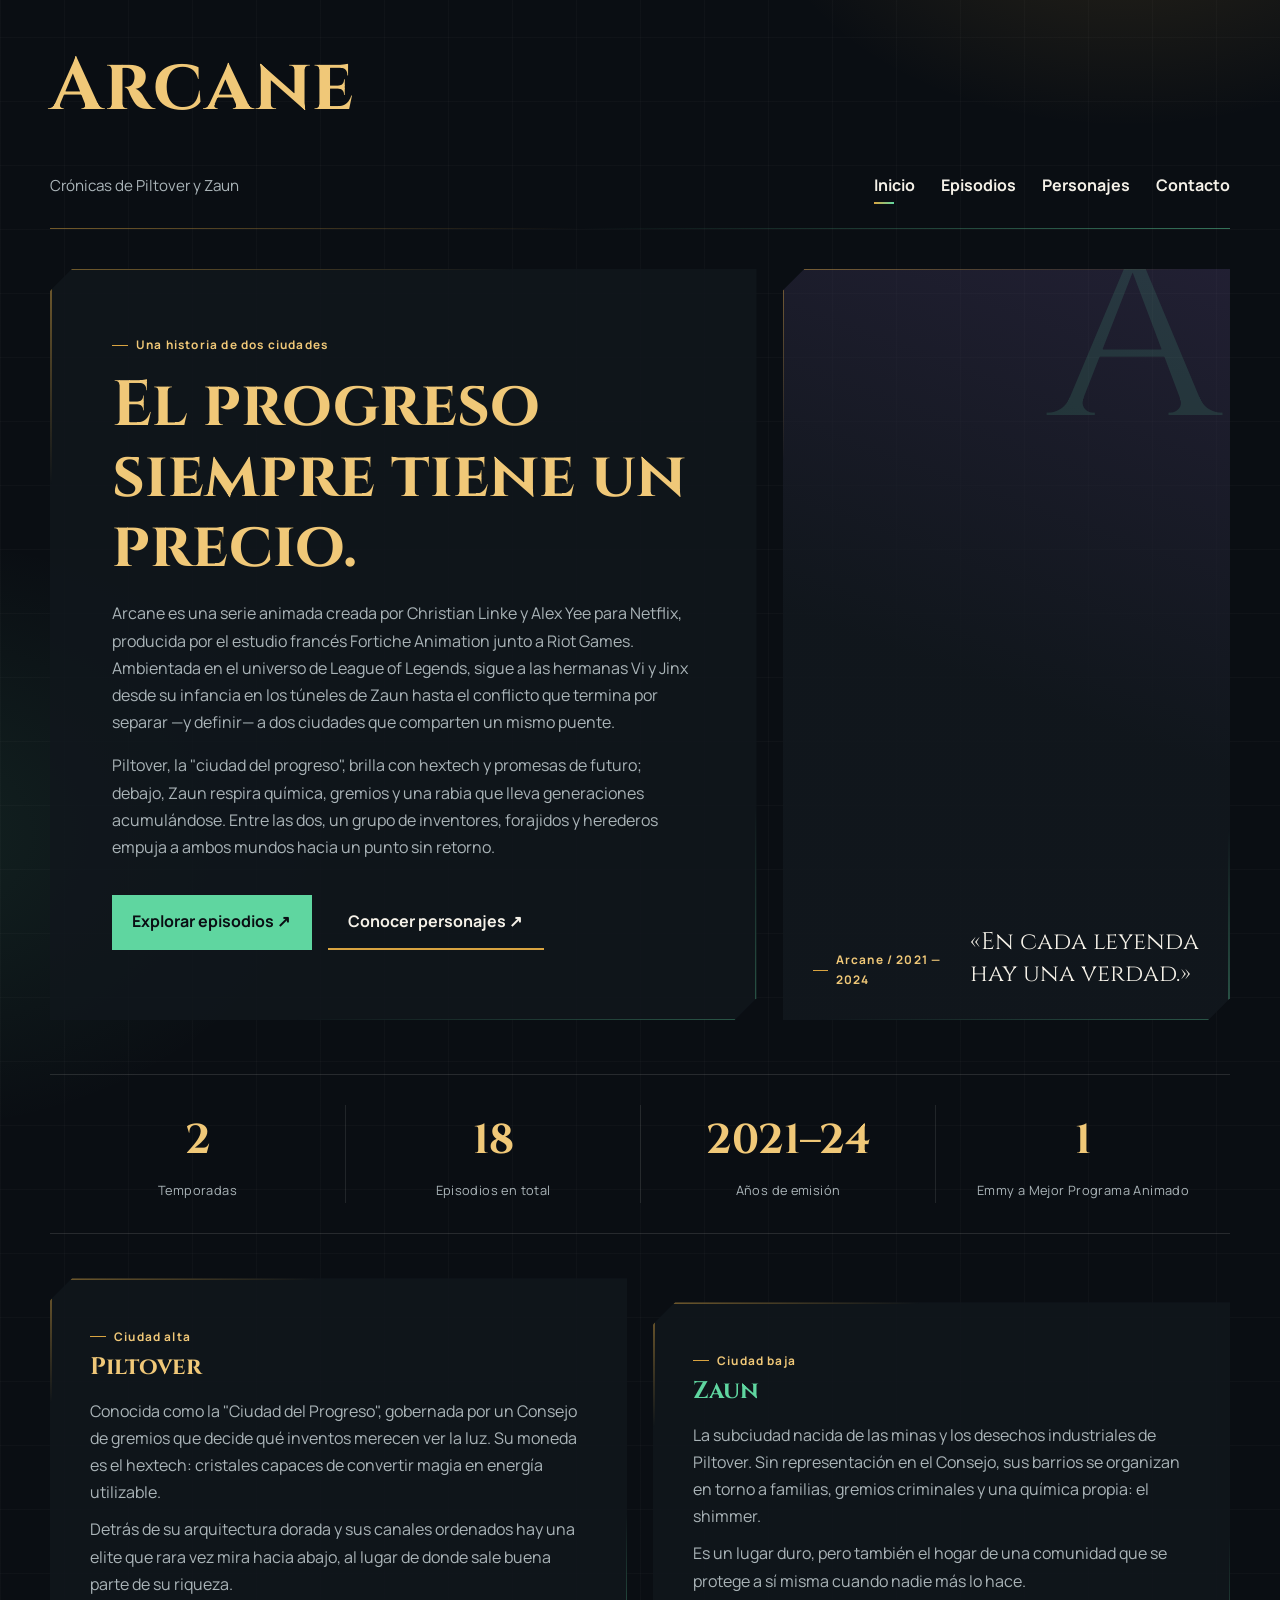
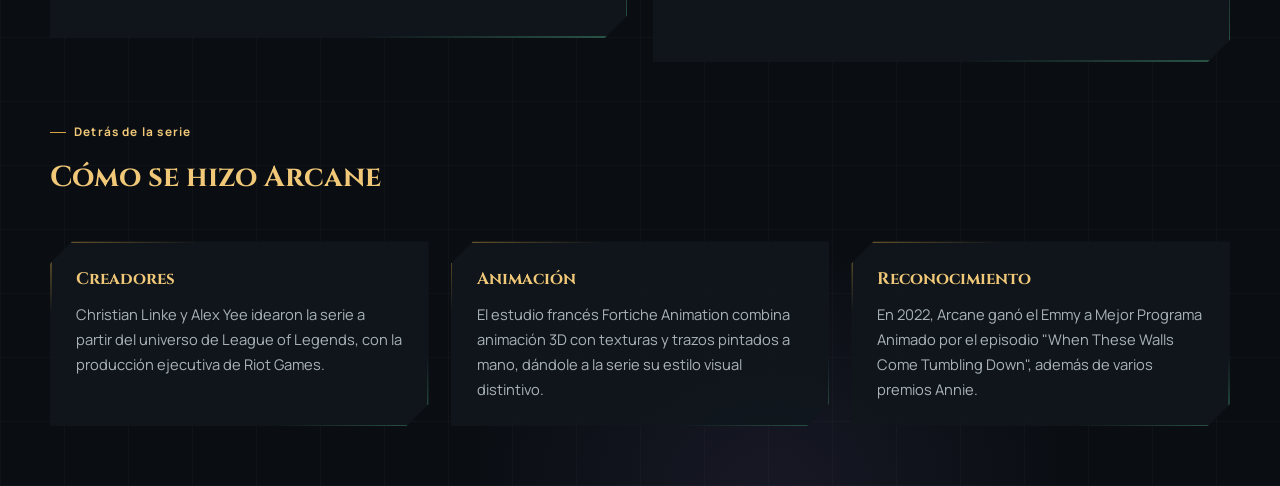
<file: index.html>
<!DOCTYPE html>
<html lang="es">
<head>
	<meta charset="UTF-8">
	<meta name="viewport" content="width=device-width, initial-scale=1.0">
	<title>Arcane | Crónicas de Piltover y Zaun</title>
	<link rel="stylesheet" href="style.css">
</head>
<body>
	<header>
		<div class="logo"><h1>Arcane</h1><p>Crónicas de Piltover y Zaun</p></div>
		<nav class="navigation" aria-label="Navegación principal">
			<ul>
				<li><a class="active" href="index.html">Inicio</a></li>
				<li><a href="Epi.html">Episodios</a></li>
				<li><a href="pj.html">Personajes</a></li>
				<li><a href="cnt.html">Contacto</a></li>
			</ul>
		</nav>
	</header>

	<main class="home-layout">
		<div class="hero-row">
			<section class="intro-panel cut-panel">
				<span class="eyebrow">Una historia de dos ciudades</span>
				<h2>El progreso siempre tiene un precio.</h2>
				<p>Arcane es una serie animada creada por Christian Linke y Alex Yee para Netflix, producida por el estudio francés Fortiche Animation junto a Riot Games. Ambientada en el universo de League of Legends, sigue a las hermanas Vi y Jinx desde su infancia en los túneles de Zaun hasta el conflicto que termina por separar —y definir— a dos ciudades que comparten un mismo puente.</p>
				<p>Piltover, la "ciudad del progreso", brilla con hextech y promesas de futuro; debajo, Zaun respira química, gremios y una rabia que lleva generaciones acumulándose. Entre las dos, un grupo de inventores, forajidos y herederos empuja a ambos mundos hacia un punto sin retorno.</p>
				<div class="quick-links">
					<a href="Epi.html">Explorar episodios <span>↗</span></a>
					<a href="pj.html">Conocer personajes <span>↗</span></a>
				</div>
			</section>
			<aside class="quote-panel cut-panel">
				<span class="eyebrow">Arcane / 2021 — 2024</span>
				<p>«En cada leyenda hay una verdad.»</p>
				<span class="quote-mark">A</span>
			</aside>
		</div>

		<section class="stat-strip" aria-label="Datos de la serie">
			<div><strong>2</strong><span>Temporadas</span></div>
			<div><strong>18</strong><span>Episodios en total</span></div>
			<div><strong>2021–24</strong><span>Años de emisión</span></div>
			<div><strong>1</strong><span>Emmy a Mejor Programa Animado</span></div>
		</section>

		<section class="world-split">
			<article class="world-card piltover cut-panel">
				<span class="eyebrow">Ciudad alta</span>
				<h3>Piltover</h3>
				<p>Conocida como la "Ciudad del Progreso", gobernada por un Consejo de gremios que decide qué inventos merecen ver la luz. Su moneda es el hextech: cristales capaces de convertir magia en energía utilizable.</p>
				<p>Detrás de su arquitectura dorada y sus canales ordenados hay una elite que rara vez mira hacia abajo, al lugar de donde sale buena parte de su riqueza.</p>
			</article>
			<article class="world-card zaun cut-panel">
				<span class="eyebrow">Ciudad baja</span>
				<h3>Zaun</h3>
				<p>La subciudad nacida de las minas y los desechos industriales de Piltover. Sin representación en el Consejo, sus barrios se organizan en torno a familias, gremios criminales y una química propia: el shimmer.</p>
				<p>Es un lugar duro, pero también el hogar de una comunidad que se protege a sí misma cuando nadie más lo hace.</p>
			</article>
		</section>

		<section class="page-heading" style="margin-bottom: 20px;">
			<span class="eyebrow">Detrás de la serie</span>
			<h3 style="font-size: 1.8rem; margin: 12px 0;">Cómo se hizo Arcane</h3>
		</section>
		<section class="credits-row">
			<div class="cut-panel">
				<h3>Creadores</h3>
				<p>Christian Linke y Alex Yee idearon la serie a partir del universo de League of Legends, con la producción ejecutiva de Riot Games.</p>
			</div>
			<div class="cut-panel">
				<h3>Animación</h3>
				<p>El estudio francés Fortiche Animation combina animación 3D con texturas y trazos pintados a mano, dándole a la serie su estilo visual distintivo.</p>
			</div>
			<div class="cut-panel">
				<h3>Reconocimiento</h3>
				<p>En 2022, Arcane ganó el Emmy a Mejor Programa Animado por el episodio "When These Walls Come Tumbling Down", además de varios premios Annie.</p>
			</div>
		</section>
	</main>

	<script src="script.js"></script>
</body>
</html>
</file>
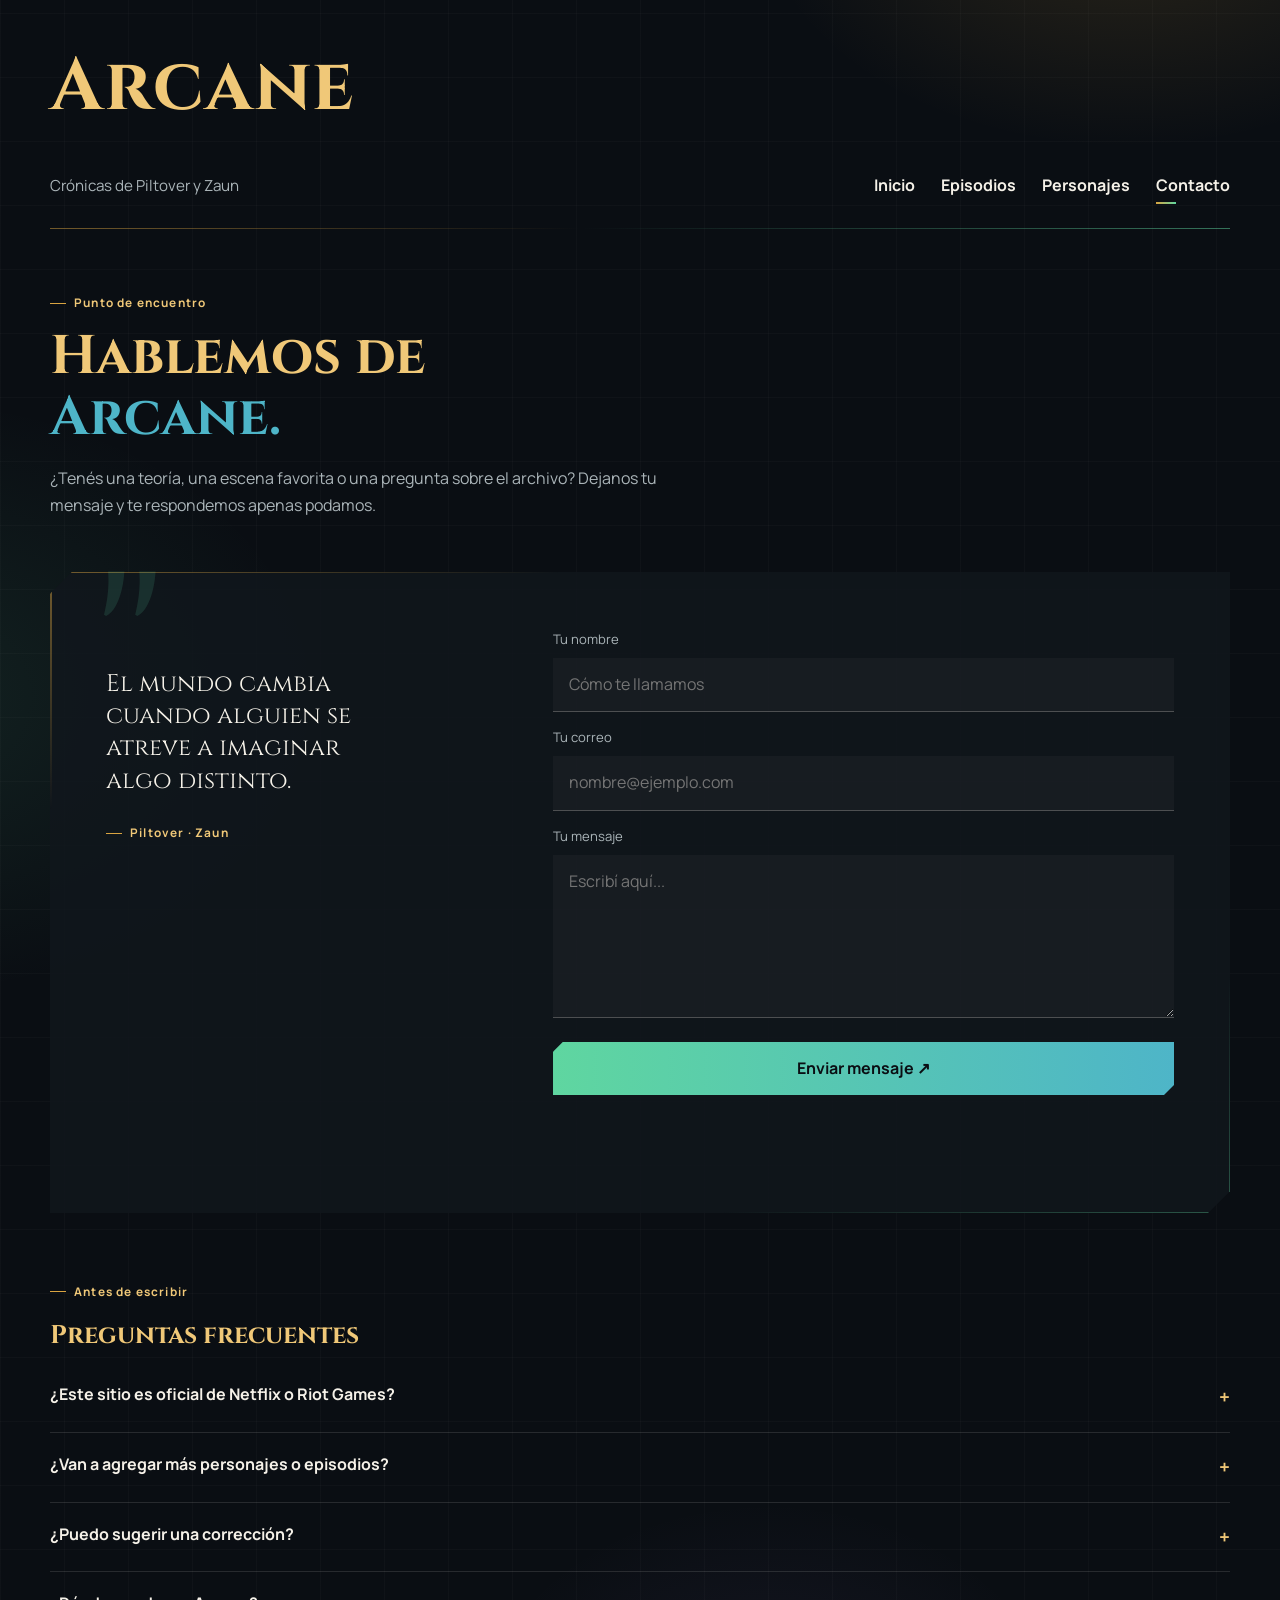
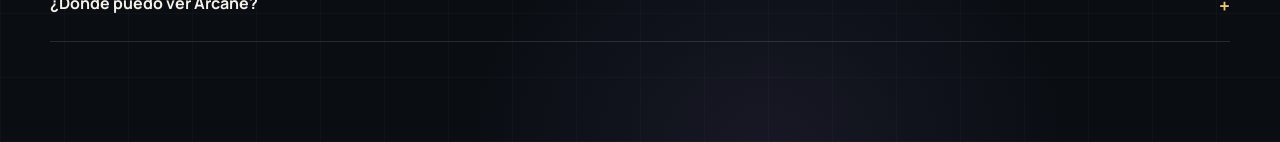
<file: cnt.html>
<!DOCTYPE html>
<html lang="es">
<head>
	<meta charset="UTF-8">
	<meta name="viewport" content="width=device-width, initial-scale=1.0">
	<title>Arcane | Contacto</title>
	<link rel="stylesheet" href="style.css">
</head>
<body>
	<header>
		<div class="logo"><h1>Arcane</h1><p>Crónicas de Piltover y Zaun</p></div>
		<nav class="navigation" aria-label="Navegación principal">
			<ul>
				<li><a href="index.html">Inicio</a></li>
				<li><a href="Epi.html">Episodios</a></li>
				<li><a href="pj.html">Personajes</a></li>
				<li><a class="active" href="cnt.html">Contacto</a></li>
			</ul>
		</nav>
	</header>
	<main class="page-layout contact-page">
		<section class="page-heading">
			<span class="eyebrow">Punto de encuentro</span>
			<h2>Hablemos de<br><em>Arcane.</em></h2>
			<p>¿Tenés una teoría, una escena favorita o una pregunta sobre el archivo? Dejanos tu mensaje y te respondemos apenas podamos.</p>
		</section>

		<section class="contact-layout cut-panel">
			<div class="contact-note">
				<span class="quote-mark">"</span>
				<p>El mundo cambia cuando alguien se atreve a imaginar algo distinto.</p>
				<span class="eyebrow">Piltover · Zaun</span>
			</div>
			<form id="contact-form">
				<label for="name">Tu nombre</label>
				<input id="name" name="name" type="text" required placeholder="Cómo te llamamos">
				<label for="email">Tu correo</label>
				<input id="email" name="email" type="email" required placeholder="nombre@ejemplo.com">
				<label for="message">Tu mensaje</label>
				<textarea id="message" name="message" rows="5" required placeholder="Escribí aquí..."></textarea>
				<button type="submit">Enviar mensaje <span>↗</span></button>
				<p class="form-status" aria-live="polite"></p>
			</form>
		</section>

		<section class="faq-block">
			<span class="eyebrow">Antes de escribir</span>
			<h3 style="font-size:1.6rem; margin:12px 0 6px;">Preguntas frecuentes</h3>
			<details class="faq-item">
				<summary>¿Este sitio es oficial de Netflix o Riot Games?</summary>
				<p>No. Es un archivo hecho por fans para reunir información, episodios y personajes de la serie en un mismo lugar.</p>
			</details>
			<details class="faq-item">
				<summary>¿Van a agregar más personajes o episodios?</summary>
				<p>Sí, el archivo se va a seguir ampliando con más rostros de Piltover y Zaun a medida que sumemos contenido.</p>
			</details>
			<details class="faq-item">
				<summary>¿Puedo sugerir una corrección?</summary>
				<p>Por supuesto. Contanos qué encontraste a través del formulario y lo revisamos.</p>
			</details>
			<details class="faq-item">
				<summary>¿Dónde puedo ver Arcane?</summary>
				<p>Las dos temporadas están disponibles en Netflix.</p>
			</details>
		</section>
	</main>
	<script src="script.js"></script>
</body>
</html>
</file>
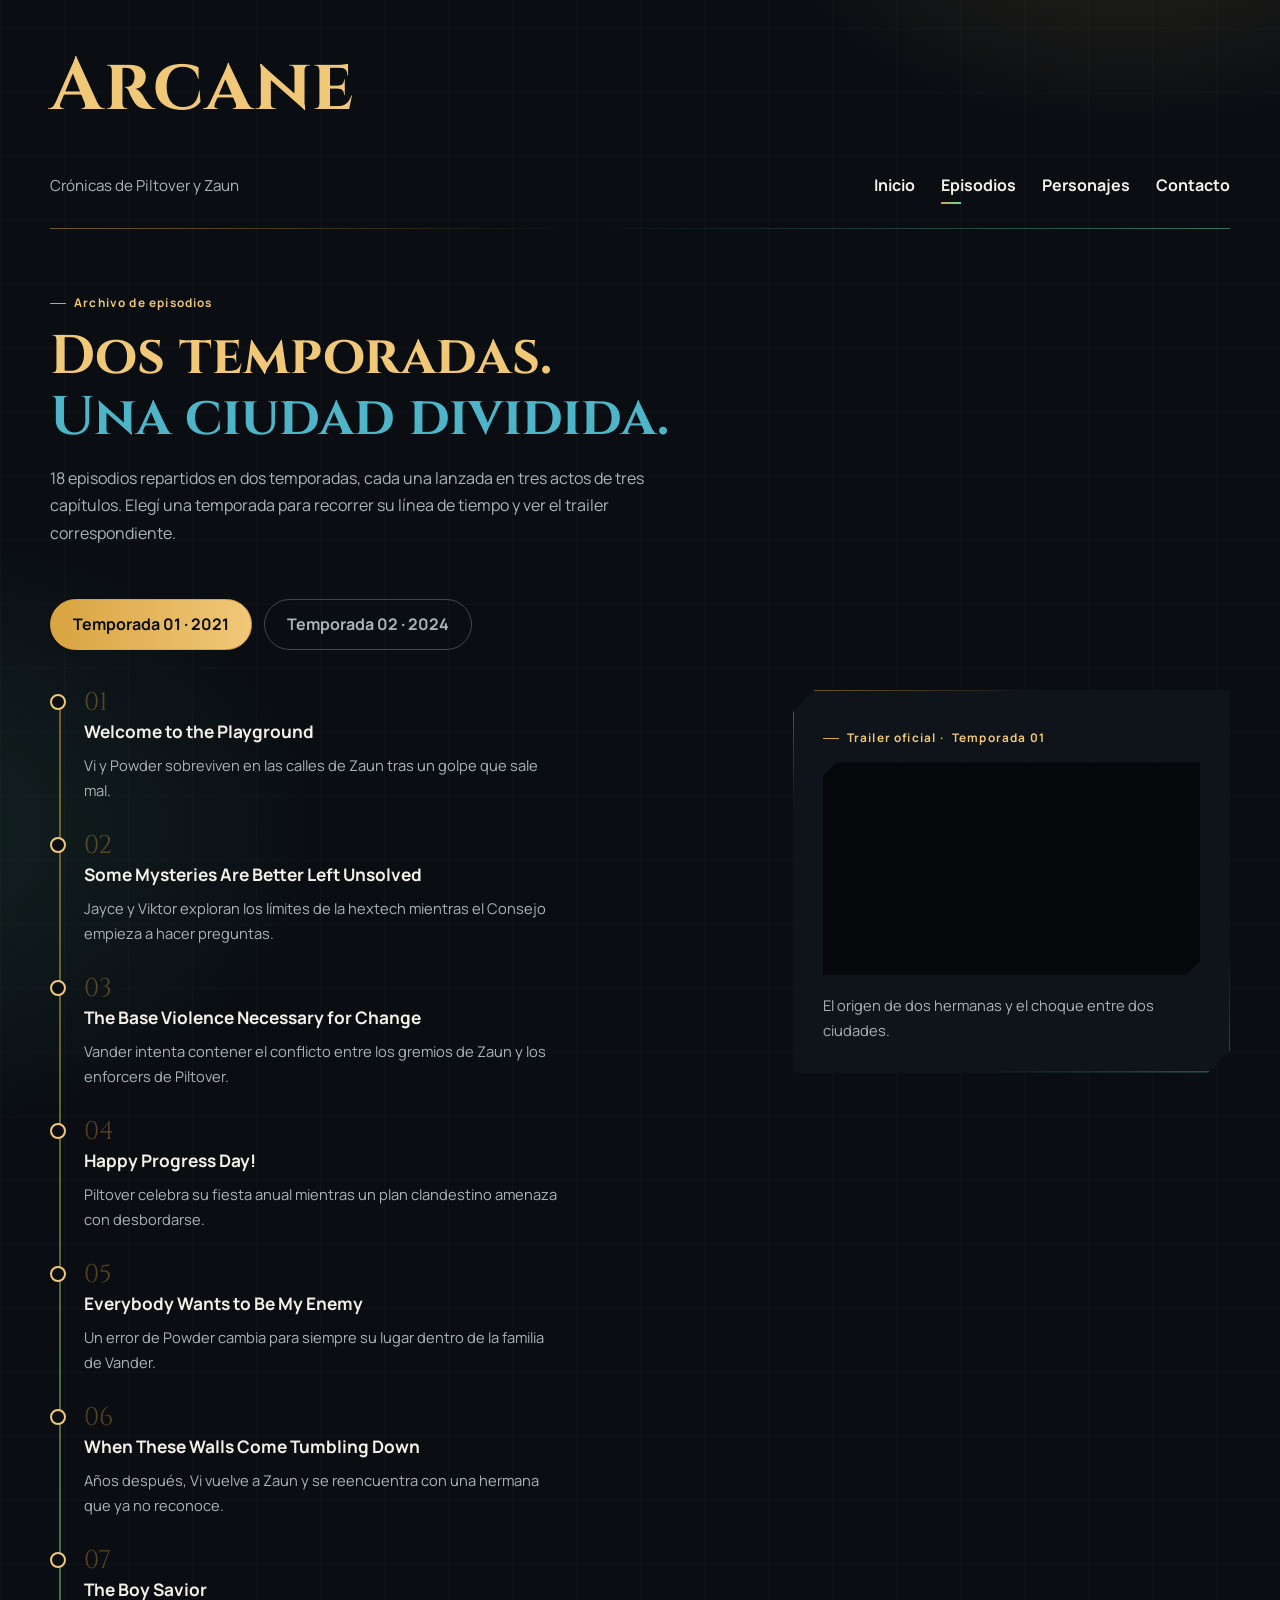
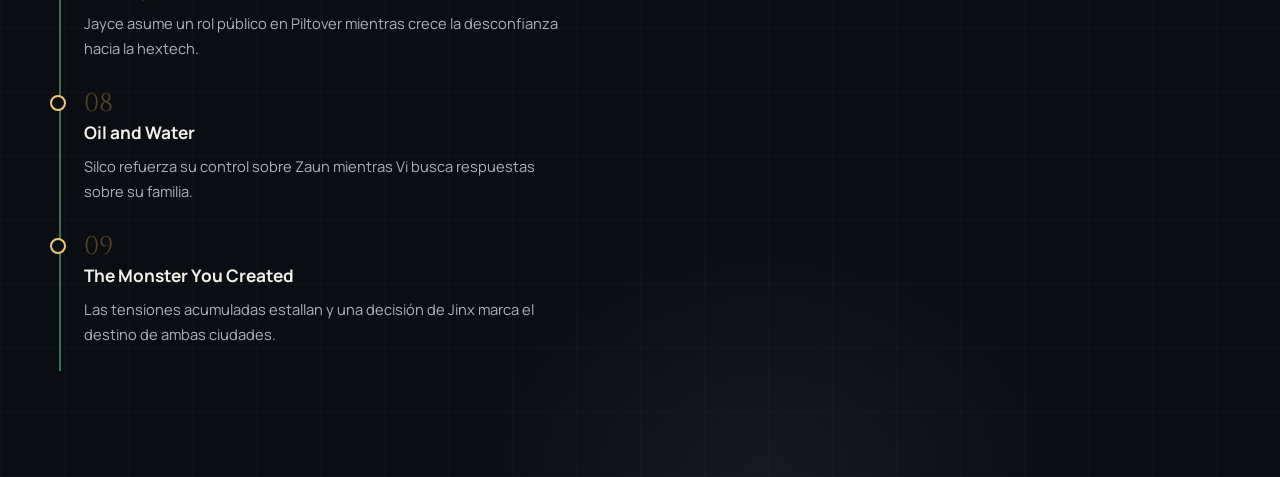
<file: Epi.html>
<!DOCTYPE html>
<html lang="es">
<head>
	<meta charset="UTF-8">
	<meta name="viewport" content="width=device-width, initial-scale=1.0">
	<title>Arcane | Episodios</title>
	<link rel="stylesheet" href="style.css">
</head>
<body>
	<header>
		<div class="logo"><h1>Arcane</h1><p>Crónicas de Piltover y Zaun</p></div>
		<nav class="navigation" aria-label="Navegación principal">
			<ul>
				<li><a href="index.html">Inicio</a></li>
				<li><a class="active" href="Epi.html">Episodios</a></li>
				<li><a href="pj.html">Personajes</a></li>
				<li><a href="cnt.html">Contacto</a></li>
			</ul>
		</nav>
	</header>
	<main class="page-layout episodes-page">
		<section class="page-heading">
			<span class="eyebrow">Archivo de episodios</span>
			<h2>Dos temporadas.<br><em>Una ciudad dividida.</em></h2>
			<p>18 episodios repartidos en dos temporadas, cada una lanzada en tres actos de tres capítulos. Elegí una temporada para recorrer su línea de tiempo y ver el trailer correspondiente.</p>
		</section>

		<section class="season-area">
			<div class="filter-row" role="group" aria-label="Filtrar por temporada">
				<button class="season-filter active" type="button" data-season="1">Temporada 01 · 2021</button>
				<button class="season-filter" type="button" data-season="2">Temporada 02 · 2024</button>
			</div>

			<div class="season-content">
				<ol class="timeline" data-season-panel="1" style="list-style:none; padding-left:34px; margin:0;">
					<li class="timeline-item">
						<div class="ep-num">01</div>
						<h4>Welcome to the Playground</h4>
						<p>Vi y Powder sobreviven en las calles de Zaun tras un golpe que sale mal.</p>
					</li>
					<li class="timeline-item">
						<div class="ep-num">02</div>
						<h4>Some Mysteries Are Better Left Unsolved</h4>
						<p>Jayce y Viktor exploran los límites de la hextech mientras el Consejo empieza a hacer preguntas.</p>
					</li>
					<li class="timeline-item">
						<div class="ep-num">03</div>
						<h4>The Base Violence Necessary for Change</h4>
						<p>Vander intenta contener el conflicto entre los gremios de Zaun y los enforcers de Piltover.</p>
					</li>
					<li class="timeline-item">
						<div class="ep-num">04</div>
						<h4>Happy Progress Day!</h4>
						<p>Piltover celebra su fiesta anual mientras un plan clandestino amenaza con desbordarse.</p>
					</li>
					<li class="timeline-item">
						<div class="ep-num">05</div>
						<h4>Everybody Wants to Be My Enemy</h4>
						<p>Un error de Powder cambia para siempre su lugar dentro de la familia de Vander.</p>
					</li>
					<li class="timeline-item">
						<div class="ep-num">06</div>
						<h4>When These Walls Come Tumbling Down</h4>
						<p>Años después, Vi vuelve a Zaun y se reencuentra con una hermana que ya no reconoce.</p>
					</li>
					<li class="timeline-item">
						<div class="ep-num">07</div>
						<h4>The Boy Savior</h4>
						<p>Jayce asume un rol público en Piltover mientras crece la desconfianza hacia la hextech.</p>
					</li>
					<li class="timeline-item">
						<div class="ep-num">08</div>
						<h4>Oil and Water</h4>
						<p>Silco refuerza su control sobre Zaun mientras Vi busca respuestas sobre su familia.</p>
					</li>
					<li class="timeline-item">
						<div class="ep-num">09</div>
						<h4>The Monster You Created</h4>
						<p>Las tensiones acumuladas estallan y una decisión de Jinx marca el destino de ambas ciudades.</p>
					</li>
				</ol>

				<ol class="timeline is-hidden" data-season-panel="2" style="list-style:none; padding-left:34px; margin:0;">
					<li class="timeline-item">
						<div class="ep-num">01</div>
						<h4>Heavy Is the Crown</h4>
						<p>Piltover y Zaun enfrentan las consecuencias de la tragedia que cerró la primera temporada.</p>
					</li>
					<li class="timeline-item">
						<div class="ep-num">02</div>
						<h4>Watch It All Burn</h4>
						<p>Piltover se prepara para la guerra mientras Zaun evalúa sus opciones.</p>
					</li>
					<li class="timeline-item">
						<div class="ep-num">03</div>
						<h4>Finally Got the Name Right</h4>
						<p>Caitlyn intensifica su búsqueda de Jinx mientras Ambessa gana terreno en el Consejo.</p>
					</li>
					<li class="timeline-item">
						<div class="ep-num">04</div>
						<h4>Paint the Town Blue</h4>
						<p>Jinx y Sevika se internan en los rincones más peligrosos de Zaun.</p>
					</li>
					<li class="timeline-item">
						<div class="ep-num">05</div>
						<h4>Blisters and Bedrock</h4>
						<p>Caitlyn descubre el origen del shimmer mientras Vi enfrenta un reencuentro inesperado.</p>
					</li>
					<li class="timeline-item">
						<div class="ep-num">06</div>
						<h4>The Message Hidden Within the Pattern</h4>
						<p>Una traición inesperada cambia el rumbo de varios personajes a la vez.</p>
					</li>
					<li class="timeline-item">
						<div class="ep-num">07</div>
						<h4>Pretend Like It's the First Time</h4>
						<p>Entre la oscuridad y la esperanza, alguien vislumbra un futuro que pudo haber sido distinto.</p>
					</li>
					<li class="timeline-item">
						<div class="ep-num">08</div>
						<h4>Killing Is a Cycle</h4>
						<p>La rebelión gana fuerza mientras una transformación sorprende a todos.</p>
					</li>
					<li class="timeline-item">
						<div class="ep-num">09</div>
						<h4>The Dirt Under Your Nails</h4>
						<p>Magia, ciencia, poder y venganza chocan en un final que decide la guerra.</p>
					</li>
				</ol>

				<div class="trailer-panel cut-panel">
            <span class="eyebrow">Trailer oficial · <span id="trailer-season">Temporada 01</span></span>
    <div class="video-frame">
        <!-- URL corregida sin el "v=" -->
        <iframe id="trailer-video" src="https://www.youtube.com/embed/0qSarZpylxs" title="Trailer de Arcane temporada 1" allowfullscreen></iframe>
    </div>
    <p id="trailer-description">El origen de dos hermanas y el choque entre dos ciudades.</p>
</div>
			</div>
		</section>
	</main>
	<script src="script.js"></script>
</body>
</html>
</file>
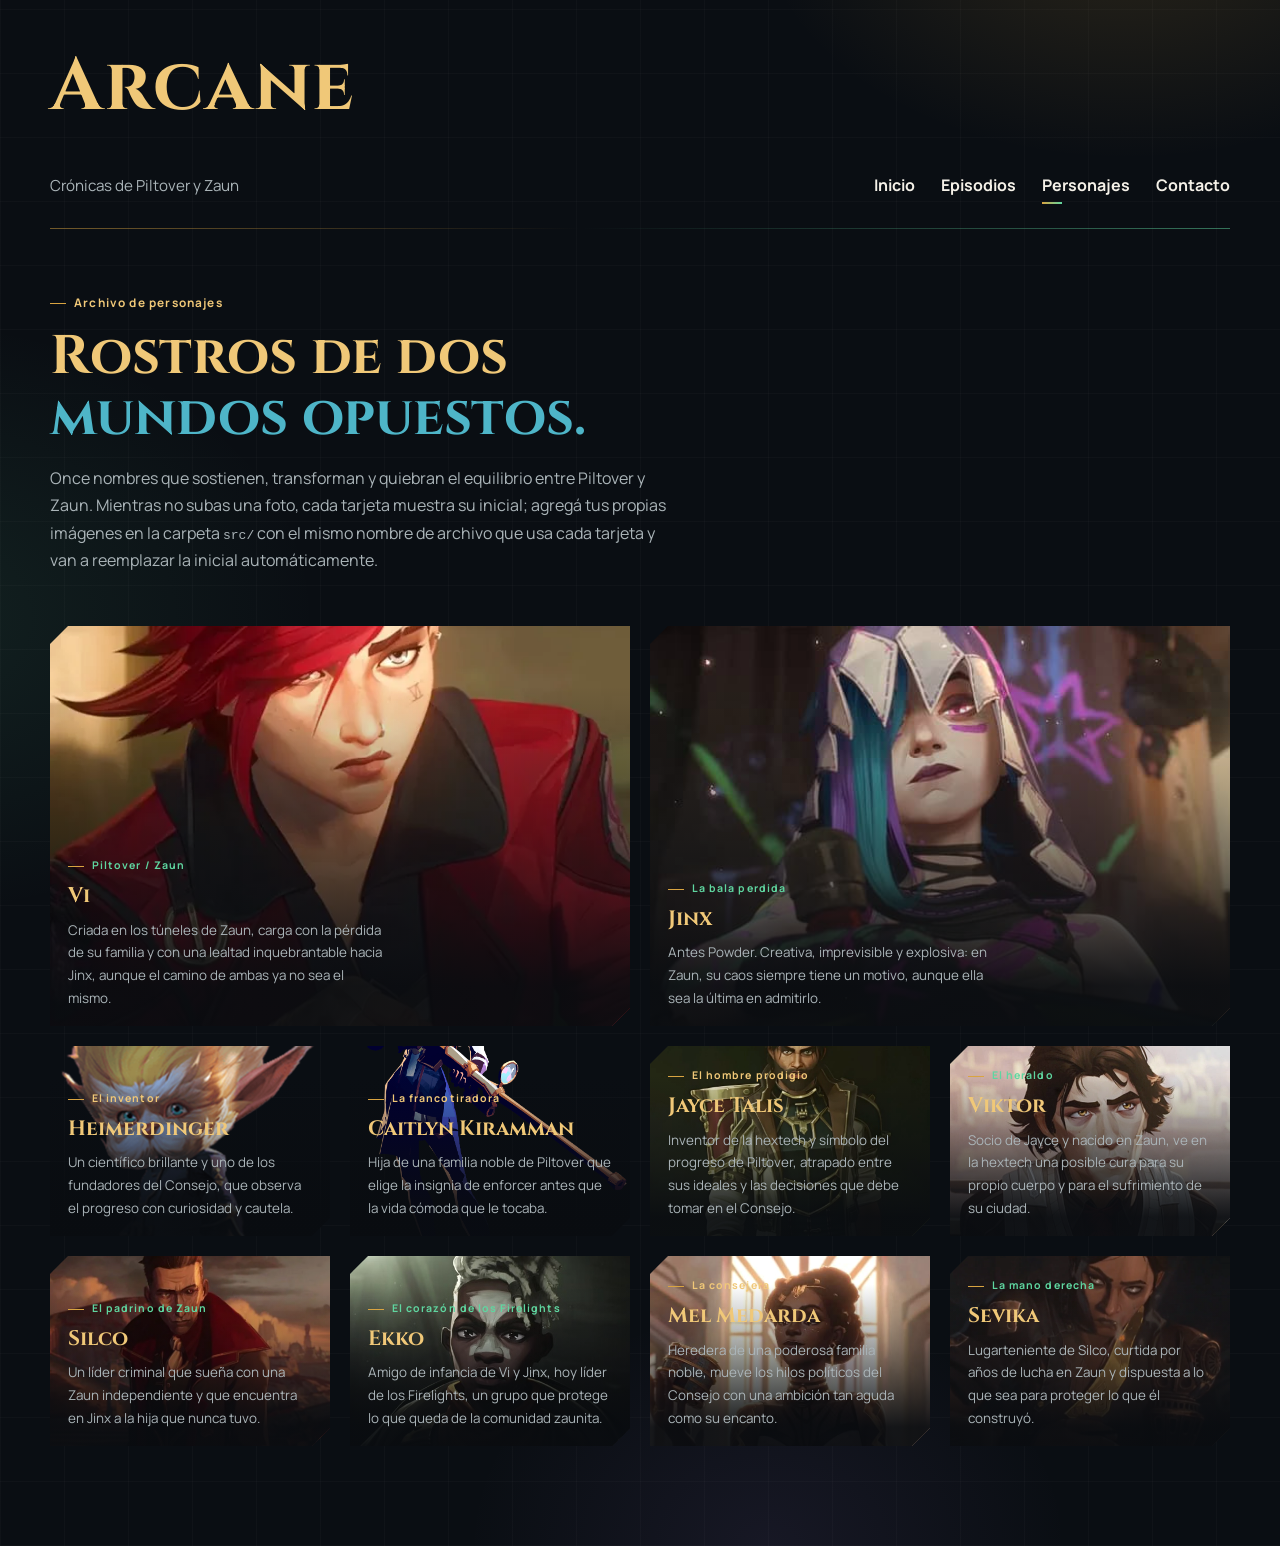
<file: pj.html>
<!DOCTYPE html>
<html lang="es">
<head>
	<meta charset="UTF-8">
	<meta name="viewport" content="width=device-width, initial-scale=1.0">
	<title>Arcane | Personajes</title>
	<link rel="stylesheet" href="style.css">
</head>
<body>
	<header>
		<div class="logo"><h1>Arcane</h1><p>Crónicas de Piltover y Zaun</p></div>
		<nav class="navigation" aria-label="Navegación principal">
			<ul>
				<li><a href="index.html">Inicio</a></li>
				<li><a href="Epi.html">Episodios</a></li>
				<li><a class="active" href="pj.html">Personajes</a></li>
				<li><a href="cnt.html">Contacto</a></li>
			</ul>
		</nav>
	</header>
	<main class="page-layout">
		<section class="page-heading">
			<span class="eyebrow">Archivo de personajes</span>
			<h2>Rostros de dos<br><em>mundos opuestos.</em></h2>
			<p>Once nombres que sostienen, transforman y quiebran el equilibrio entre Piltover y Zaun. Mientras no subas una foto, cada tarjeta muestra su inicial; agregá tus propias imágenes en la carpeta <code>src/</code> con el mismo nombre de archivo que usa cada tarjeta y van a reemplazar la inicial automáticamente.</p>
		</section>

		<section class="character-grid">
			<article class="character-card character-featured character-affiliation-zaun">
				<img src="src/vi.webp" alt="Vi" onerror="this.closest('.character-card').classList.add('sin-foto')">
				<span class="avatar-fallback" aria-hidden="true">V</span>
				<div>
					<span class="eyebrow">Piltover / Zaun</span>
					<h3>Vi</h3>
					<p>Criada en los túneles de Zaun, carga con la pérdida de su familia y con una lealtad inquebrantable hacia Jinx, aunque el camino de ambas ya no sea el mismo.</p>
				</div>
			</article>
			<article class="character-card character-featured character-affiliation-zaun">
				<img src="src/jinx.jfif" alt="Jinx" onerror="this.closest('.character-card').classList.add('sin-foto')">
				<span class="avatar-fallback" aria-hidden="true">J</span>
				<div>
					<span class="eyebrow">La bala perdida</span>
					<h3>Jinx</h3>
					<p>Antes Powder. Creativa, imprevisible y explosiva: en Zaun, su caos siempre tiene un motivo, aunque ella sea la última en admitirlo.</p>
				</div>
			</article>

			<article class="character-card character-affiliation-piltover">
				<img src="src/heimerdinger.jpg" alt="Heimerdinger" onerror="this.closest('.character-card').classList.add('sin-foto')">
				<span class="avatar-fallback" aria-hidden="true">H</span>
				<div>
					<span class="eyebrow">El inventor</span>
					<h3>Heimerdinger</h3>
					<p>Un científico brillante y uno de los fundadores del Consejo, que observa el progreso con curiosidad y cautela.</p>
				</div>
			</article>
			<article class="character-card character-affiliation-piltover">
				<img src="src/claudia.png" alt="Caitlyn" onerror="this.closest('.character-card').classList.add('sin-foto')">
				<span class="avatar-fallback" aria-hidden="true">C</span>
				<div>
					<span class="eyebrow">La francotiradora</span>
					<h3>Caitlyn Kiramman</h3>
					<p>Hija de una familia noble de Piltover que elige la insignia de enforcer antes que la vida cómoda que le tocaba.</p>
				</div>
			</article>
			<article class="character-card character-affiliation-piltover">
				<img src="src/jayce.webp" alt="Jayce Talis" onerror="this.closest('.character-card').classList.add('sin-foto')">
				<span class="avatar-fallback" aria-hidden="true">J</span>
				<div>
					<span class="eyebrow">El hombre prodigio</span>
					<h3>Jayce Talis</h3>
					<p>Inventor de la hextech y símbolo del progreso de Piltover, atrapado entre sus ideales y las decisiones que debe tomar en el Consejo.</p>
				</div>
			</article>
			<article class="character-card character-affiliation-zaun">
				<img src="src/viktor.webp" alt="Viktor" onerror="this.closest('.character-card').classList.add('sin-foto')">
				<span class="avatar-fallback" aria-hidden="true">V</span>
				<div>
					<span class="eyebrow">El heraldo</span>
					<h3>Viktor</h3>
					<p>Socio de Jayce y nacido en Zaun, ve en la hextech una posible cura para su propio cuerpo y para el sufrimiento de su ciudad.</p>
				</div>
			</article>
			<article class="character-card character-affiliation-zaun">
				<img src="src/silco.webp" alt="Silco" onerror="this.closest('.character-card').classList.add('sin-foto')">
				<span class="avatar-fallback" aria-hidden="true">S</span>
				<div>
					<span class="eyebrow">El padrino de Zaun</span>
					<h3>Silco</h3>
					<p>Un líder criminal que sueña con una Zaun independiente y que encuentra en Jinx a la hija que nunca tuvo.</p>
				</div>
			</article>
			<article class="character-card character-affiliation-zaun">
				<img src="src/ekko.jpeg" alt="Ekko" onerror="this.closest('.character-card').classList.add('sin-foto')">
				<span class="avatar-fallback" aria-hidden="true">E</span>
				<div>
					<span class="eyebrow">El corazón de los Firelights</span>
					<h3>Ekko</h3>
					<p>Amigo de infancia de Vi y Jinx, hoy líder de los Firelights, un grupo que protege lo que queda de la comunidad zaunita.</p>
				</div>
			</article>
			<article class="character-card character-affiliation-piltover">
				<img src="src/mel.jfif" alt="Mel Medarda" onerror="this.closest('.character-card').classList.add('sin-foto')">
				<span class="avatar-fallback" aria-hidden="true">M</span>
				<div>
					<span class="eyebrow">La consejera</span>
					<h3>Mel Medarda</h3>
					<p>Heredera de una poderosa familia noble, mueve los hilos políticos del Consejo con una ambición tan aguda como su encanto.</p>
				</div>
			</article>
			<article class="character-card character-affiliation-zaun">
				<img src="src/sevika.webp" alt="Sevika" onerror="this.closest('.character-card').classList.add('sin-foto')">
				<span class="avatar-fallback" aria-hidden="true">S</span>
				<div>
					<span class="eyebrow">La mano derecha</span>
					<h3>Sevika</h3>
					<p>Lugarteniente de Silco, curtida por años de lucha en Zaun y dispuesta a lo que sea para proteger lo que él construyó.</p>
				</div>
			</article>
		</section>
	</main>
	<script src="script.js"></script>
</body>
</html>
</file>
<file: style.css>
@import url('https://fonts.googleapis.com/css2?family=Cinzel:wght@600;700;800&family=Manrope:wght@400;500;600;700&display=swap');

:root {
	--ink: #f5f1e8;
	--muted: #aab4b8;
	--gold: #d9a441;
	--gold-soft: #f0c878;
	--blue: #4eb5c8;
	--zaun: #5fd6a0;
	--violet: #9b7bd8;
	--bg-deep: #0a0e13;
	--panel: rgba(17, 23, 29, 0.82);
	--panel-soft: rgba(17, 23, 29, 0.55);
	--cut: 22px;

	/* spacing scale: reduces one-off margin/padding values scattered across the file */
	--e-1: 6px;
	--e-2: 10px;
	--e-3: 14px;
	--e-4: 20px;
	--e-5: 28px;
	--e-6: 40px;
	--e-7: 56px;

	--elevacion: -4px;
	--sombra-media: 0 18px 40px rgba(0, 0, 0, .35);
	--transicion: .2s ease;
}

/* El anillo de foco tiene que verse igual de bien sobre el panel oscuro que
   sobre el fondo: un solo color y offset consistentes en todo el sitio, en
   vez de que cada componente resuelva el foco por su cuenta. */
:focus-visible {
	outline: 2px solid var(--gold-soft);
	outline-offset: 3px;
}

@media (prefers-reduced-motion: reduce) {
	*, *::before, *::after { animation-duration: .001ms !important; transition-duration: .001ms !important; }
	html { scroll-behavior: auto; }
}

* { box-sizing: border-box; }

html { scroll-behavior: smooth; }

body {
	margin: 0;
	color: var(--ink);
	background: var(--bg-deep);
	background-image:
		radial-gradient(ellipse 620px 420px at 88% -6%, rgba(217, 164, 65, .16), transparent 60%),
		radial-gradient(ellipse 700px 500px at -8% 40%, rgba(95, 214, 160, .10), transparent 60%),
		radial-gradient(ellipse 500px 400px at 60% 100%, rgba(155, 123, 216, .09), transparent 60%),
		repeating-linear-gradient(0deg, rgba(245,241,232,.025) 0 1px, transparent 1px 64px),
		repeating-linear-gradient(90deg, rgba(245,241,232,.025) 0 1px, transparent 1px 64px);
	font-family: 'Manrope', sans-serif;
	line-height: 1.7;
}

img { max-width: 100%; display: block; }

/* -------- shared shapes: cut corners instead of boxed borders -------- */
.cut-panel {
	position: relative;
	background: var(--panel);
	clip-path: polygon(
		var(--cut) 0, 100% 0, 100% calc(100% - var(--cut)),
		calc(100% - var(--cut)) 100%, 0 100%, 0 var(--cut)
	);
}

.cut-panel::before {
	position: absolute;
	inset: 0;
	pointer-events: none;
	content: '';
	background: linear-gradient(155deg, rgba(217,164,65,.5), transparent 20%, transparent 80%, rgba(95,214,160,.35));
	clip-path: polygon(
		var(--cut) 0, 100% 0, 100% calc(100% - var(--cut)),
		calc(100% - var(--cut)) 100%, 0 100%, 0 var(--cut)
	);
	-webkit-mask: linear-gradient(#000 0 0) content-box, linear-gradient(#000 0 0);
	-webkit-mask-composite: xor;
	mask-composite: exclude;
	padding: 1.5px;
}

.eyebrow {
	display: inline-flex;
	align-items: center;
	gap: 8px;
	color: var(--gold-soft);
	font-size: .74rem;
	font-weight: 700;
	letter-spacing: .1em;
}

.eyebrow::before { width: 16px; height: 1px; content: ''; background: var(--gold); }

h1, h2, h3 { font-family: 'Cinzel', serif; color: var(--gold-soft); margin-top: 0; }
h2 em, h3 em { color: var(--blue); font-style: normal; }

a { color: inherit; }

/* -------- header -------- */
header {
	width: min(1180px, calc(100% - 44px));
	margin: auto;
	display: flex;
	align-items: flex-end;
	justify-content: space-between;
	gap: 24px;
	padding: 50px 0 30px;
	position: relative;
}

header::after {
	position: absolute;
	left: 0; right: 0; bottom: 0;
	height: 1px;
	content: '';
	background: linear-gradient(90deg, var(--gold), transparent 45%, var(--zaun) 100%);
	opacity: .5;
}

.logo h1 { font-size: clamp(2.6rem, 6.4vw, 4.6rem); line-height: 1; letter-spacing: .02em; }
.logo p { max-width: 420px; margin: 10px 0 0; color: var(--muted); font-size: .95rem; }

.navigation ul { display: flex; gap: 26px; margin: 0; padding: 0; list-style: none; }
.navigation a { text-decoration: none; font-weight: 700; color: var(--ink); position: relative; padding-bottom: 8px; }
.navigation a:hover { color: var(--blue); }
.navigation a.active::after,
.navigation a:hover::after,
.navigation a:focus-visible::after {
	position: absolute; left: 0; bottom: 0; width: 20px; height: 2px; content: '';
	background: linear-gradient(90deg, var(--gold), var(--zaun));
}

/* -------- generic page shell -------- */
.home-layout, .page-layout { width: min(1180px, calc(100% - 44px)); margin: auto; }
.page-layout { padding: 46px 0 100px; }

.page-heading { max-width: 760px; padding: 10px 0 6px; }
.page-heading h2 { font-size: clamp(2.1rem, 4.6vw, 3.4rem); line-height: 1.12; margin: 14px 0 16px; }
.page-heading p { color: var(--muted); max-width: 620px; }

/* -------- HOME -------- */
.home-layout { padding: 40px 0 0; }

.hero-row { display: grid; grid-template-columns: 1.5fr .95fr; gap: 26px; align-items: stretch; }

.intro-panel { padding: clamp(30px, 5vw, 58px) clamp(30px, 5vw, 62px) clamp(40px, 6vw, 70px); }
.intro-panel h2 { font-size: clamp(2.3rem, 5.2vw, 4rem); line-height: 1.1; margin: 16px 0 18px; max-width: 620px; }
.intro-panel p { max-width: 600px; color: var(--muted); }

.quick-links { display: flex; flex-wrap: wrap; gap: 16px; margin-top: 34px; }
.quick-links a {
	padding: 13px 22px 13px 20px;
	font-weight: 700;
	text-decoration: none;
	color: var(--ink);
	background: transparent;
	border-bottom: 2px solid var(--gold);
	transition: letter-spacing .2s ease, color .2s ease;
}
.quick-links a:first-child { border-bottom-color: var(--zaun); color: var(--bg-deep); background: var(--zaun); }
.quick-links a:hover { letter-spacing: .02em; color: var(--blue); }
.quick-links a:first-child:hover { color: var(--bg-deep); }

.quote-panel {
	position: relative;
	display: flex;
	min-height: 300px;
	padding: 30px;
	align-items: flex-end;
	overflow: hidden;
	background: linear-gradient(200deg, rgba(155,123,216,.16), rgba(17,23,29,.9) 55%);
}
.quote-panel p { position: relative; z-index: 1; max-width: 230px; margin: 0; font-family: 'Cinzel', serif; font-size: 1.5rem; line-height: 1.35; }
.quote-mark { position: absolute; right: 10px; top: -46px; color: rgba(95,214,160,.14); font-family: 'Cinzel', serif; font-size: 15rem; line-height: 1; }

/* stats strip */
.stat-strip {
	display: grid;
	grid-template-columns: repeat(4, 1fr);
	gap: 0;
	margin: 54px 0;
	padding: 30px 0;
	border-top: 1px solid rgba(245,241,232,.12);
	border-bottom: 1px solid rgba(245,241,232,.12);
}
.stat-strip div { text-align: center; padding: 0 14px; border-left: 1px solid rgba(245,241,232,.1); }
.stat-strip div:first-child { border-left: 0; }
.stat-strip strong { display: block; font-family: 'Cinzel', serif; font-size: clamp(1.7rem, 3.6vw, 2.6rem); color: var(--gold-soft); }
.stat-strip span { color: var(--muted); font-size: .8rem; letter-spacing: .03em; }

/* world split */
.world-split { display: grid; grid-template-columns: 1fr 1fr; gap: 26px; margin: 20px 0 56px; }
.world-card { padding: clamp(26px, 4vw, 40px); position: relative; }
.world-card.piltover { transform: translateY(-10px); }
.world-card.zaun { transform: translateY(14px); }
.world-card h3 { font-size: 1.5rem; margin-bottom: 10px; }
.world-card.piltover h3 { color: var(--gold-soft); }
.world-card.zaun h3 { color: var(--zaun); }
.world-card p { color: var(--muted); margin: 0 0 10px; }
.world-card p:last-child { margin-bottom: 0; }

/* behind the scenes */
.credits-row { display: grid; grid-template-columns: 1fr 1fr 1fr; gap: 22px; margin: 0 0 60px; }
.credits-row .cut-panel { padding: 24px 26px; }
.credits-row h3 { font-size: 1.05rem; margin-bottom: 8px; }
.credits-row p { color: var(--muted); margin: 0; font-size: .92rem; }

@media (max-width: 900px) {
	.hero-row, .world-split, .credits-row { grid-template-columns: 1fr; }
	.world-card.piltover, .world-card.zaun { transform: none; }
	.stat-strip { grid-template-columns: repeat(2, 1fr); row-gap: 22px; }
	.stat-strip div:nth-child(3) { border-left: 0; }
}

/* -------- EPISODES -------- */
.season-area { margin-top: 30px; }
.filter-row { display: flex; gap: 12px; margin-bottom: 40px; }
.season-filter {
	padding: 11px 22px;
	background: transparent;
	color: var(--muted);
	cursor: pointer;
	font: inherit;
	font-weight: 700;
	border: 1px solid rgba(245,241,232,.24);
	border-radius: 999px;
}
.season-filter.active { border-color: var(--gold); color: var(--bg-deep); background: linear-gradient(90deg, var(--gold), var(--gold-soft)); }

.season-content { display: grid; grid-template-columns: 1.35fr .85fr; gap: 48px; align-items: start; }

.timeline { position: relative; padding-left: 34px; }
.timeline::before {
	position: absolute; left: 9px; top: 6px; bottom: 6px; width: 2px; content: '';
	background: linear-gradient(180deg, var(--gold), var(--zaun));
	opacity: .5;
}
.timeline-item { position: relative; padding: 0 0 30px; }
.timeline-item::before {
	position: absolute; left: -34px; top: 4px; width: 12px; height: 12px; content: '';
	background: var(--bg-deep); border: 2px solid var(--gold-soft); border-radius: 50%;
}
.timeline-item .ep-num { font-family: 'Cinzel', serif; color: rgba(217,164,65,.35); font-size: 1.6rem; line-height: 1; margin-bottom: 2px; }
.timeline-item h4 { margin: 0 0 6px; color: var(--ink); font-size: 1.08rem; font-family: 'Manrope', sans-serif; font-weight: 700; }
.timeline-item p { margin: 0; color: var(--muted); font-size: .92rem; max-width: 480px; }

.trailer-panel { align-self: start; padding: clamp(20px, 3vw, 30px); position: sticky; top: 24px; }
.video-frame { margin: 14px 0 18px; overflow: hidden; background: #05070a; aspect-ratio: 16 / 9; clip-path: polygon(14px 0,100% 0,100% calc(100% - 14px),calc(100% - 14px) 100%,0 100%,0 14px); }
.video-frame iframe { width: 100%; height: 100%; border: 0; }
.trailer-panel p { margin: 0; color: var(--muted); font-size: .92rem; }

.is-hidden { display: none; }

@media (max-width: 900px) {
	.season-content { grid-template-columns: 1fr; }
	.trailer-panel { position: static; margin-top: 10px; }
}

/* -------- CHARACTERS -------- */
.character-grid {
	display: grid;
	grid-template-columns: repeat(4, 1fr);
	grid-auto-rows: 190px;
	gap: 20px;
	margin-top: 30px;
}
.character-card {
	position: relative;
	overflow: hidden;
	display: flex;
	align-items: flex-end;
	clip-path: polygon(18px 0,100% 0,100% calc(100% - 18px),calc(100% - 18px) 100%,0 100%,0 18px);
	transition: transform var(--transicion), box-shadow var(--transicion);
}
/* Sin puntero real (pantalla táctil) el "hover" queda pegado tras el toque
   en vez de desaparecer, así que la elevación solo se activa con mouse. */
@media (hover: hover) {
	.character-card:hover { transform: translateY(var(--elevacion)); box-shadow: var(--sombra-media); }
}
.character-card img { position: absolute; inset: 0; width: 100%; height: 100%; object-fit: cover; filter: saturate(.92) contrast(1.03); }
.character-card::after {
	position: absolute; inset: 0; content: '';
	background: linear-gradient(0deg, rgba(9,12,16,.94) 10%, rgba(9,12,16,.35) 55%, transparent 85%);
}
.character-card div { position: relative; z-index: 1; padding: 16px 18px; }
.character-card .eyebrow { font-size: .66rem; }
.character-card h3 { margin: 4px 0 4px; font-size: 1.3rem; }
.character-card p { margin: 0; color: var(--muted); font-size: .84rem; max-width: 320px; }

/* Respaldo visual mientras no haya foto propia: inicial del personaje sobre
   un degradé, para que la grilla no se vea con huecos vacíos. Se activa por
   script cuando el <img> no encuentra el archivo (ver script.js). */
.character-card .avatar-fallback {
	display: none;
	position: absolute;
	inset: 0;
	align-items: center;
	justify-content: center;
	font-family: 'Cinzel', serif;
	font-size: 3.4rem;
	color: rgba(245, 241, 232, .5);
	background: linear-gradient(150deg, rgba(217,164,65,.28), rgba(95,214,160,.22));
}
.character-card.sin-foto .avatar-fallback { display: flex; }
.character-card.sin-foto img { display: none; }

.character-featured { grid-column: span 2; grid-row: span 2; }
.character-affiliation-piltover .eyebrow { color: var(--gold-soft); }
.character-affiliation-zaun .eyebrow { color: var(--zaun); }

@media (max-width: 900px) {
	.character-grid { grid-template-columns: repeat(2, 1fr); grid-auto-rows: 220px; }
	.character-featured { grid-column: span 2; grid-row: span 1; }
}
@media (max-width: 560px) {
	.character-grid { grid-template-columns: 1fr; }
	.character-featured { grid-column: span 1; }
}

/* -------- CONTACT -------- */
.contact-layout { display: grid; grid-template-columns: .78fr 1.22fr; gap: 50px; margin-top: 30px; padding: clamp(28px, 5vw, 56px); }
.contact-note { position: relative; min-height: 220px; padding-top: 40px; }
.contact-note .quote-mark { left: -14px; right: auto; top: -84px; }
.contact-note p { font-family: 'Cinzel', serif; font-size: 1.5rem; line-height: 1.35; max-width: 250px; margin: 0; position: relative; z-index: 1; }
.contact-note .eyebrow { display: inline-flex; margin-top: 26px; }

#contact-form { display: grid; gap: 8px; }
#contact-form label { color: var(--muted); font-size: .82rem; }
#contact-form input, #contact-form textarea {
	width: 100%; padding: 13px 16px; margin-bottom: 6px;
	border: 0; border-bottom: 1px solid rgba(245,241,232,.24);
	background: rgba(255,255,255,.03); color: var(--ink); font: inherit; resize: vertical;
}
#contact-form input:focus, #contact-form textarea:focus { outline: 0; border-bottom-color: var(--blue); }
.contact-layout button {
	margin-top: 10px; padding: 13px 22px; align-self: start; cursor: pointer; font: inherit; font-weight: 700;
	border: 0; color: var(--bg-deep); background: linear-gradient(90deg, var(--zaun), var(--blue));
	clip-path: polygon(10px 0,100% 0,100% calc(100% - 10px),calc(100% - 10px) 100%,0 100%,0 10px);
}
.form-status { min-height: 1.4em; color: var(--zaun); }

.faq-block { margin-top: 60px; }
.faq-item { border-bottom: 1px solid rgba(245,241,232,.12); padding: 18px 0; }
.faq-item summary { cursor: pointer; font-weight: 700; color: var(--ink); list-style: none; display: flex; justify-content: space-between; gap: 12px; }
.faq-item summary::-webkit-details-marker { display: none; }
.faq-item summary::after { content: '+'; color: var(--gold-soft); font-size: 1.2rem; }
.faq-item[open] summary::after { content: '–'; }
.faq-item p { color: var(--muted); margin: 12px 0 0; max-width: 640px; }

@media (max-width: 900px) {
	.contact-layout { grid-template-columns: 1fr; }
}

@media (max-width: 700px) {
	header { flex-direction: column; align-items: flex-start; }
	.navigation ul { flex-wrap: wrap; gap: 10px 18px; }
}
</file>
